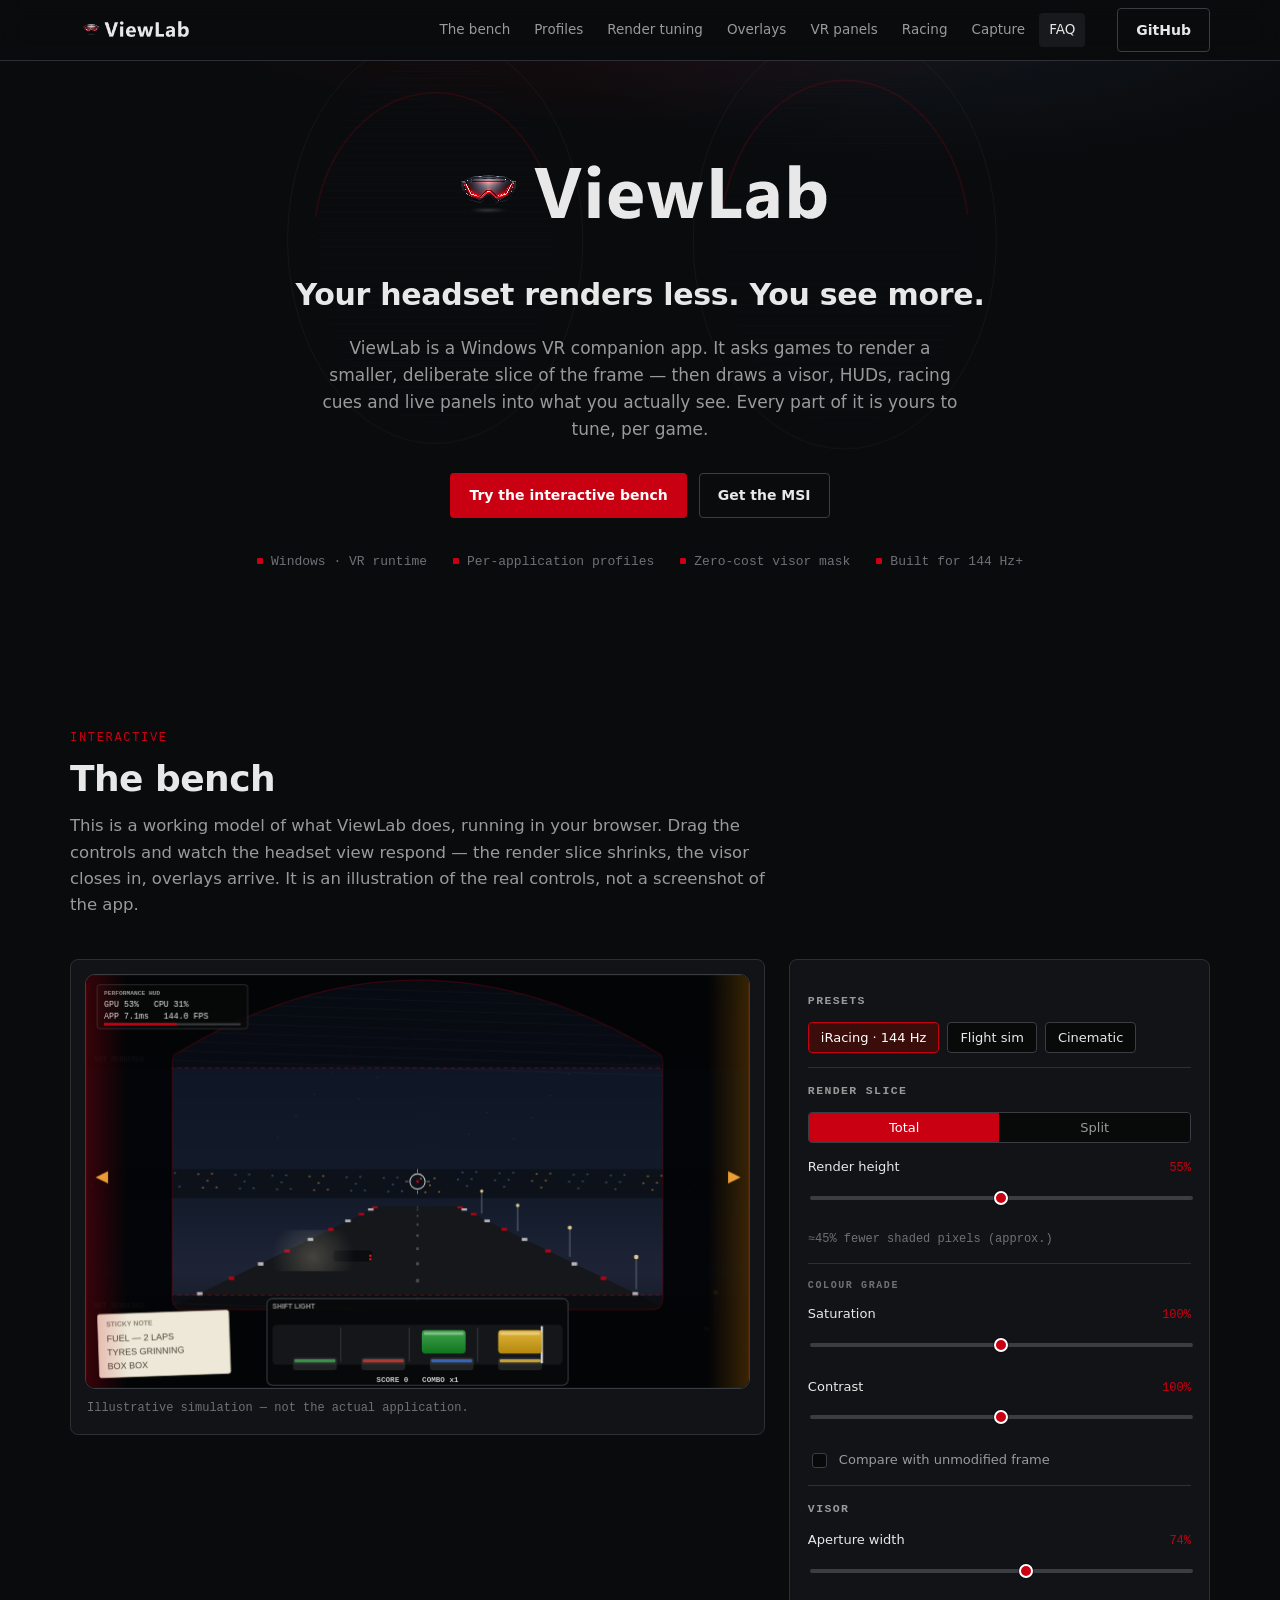
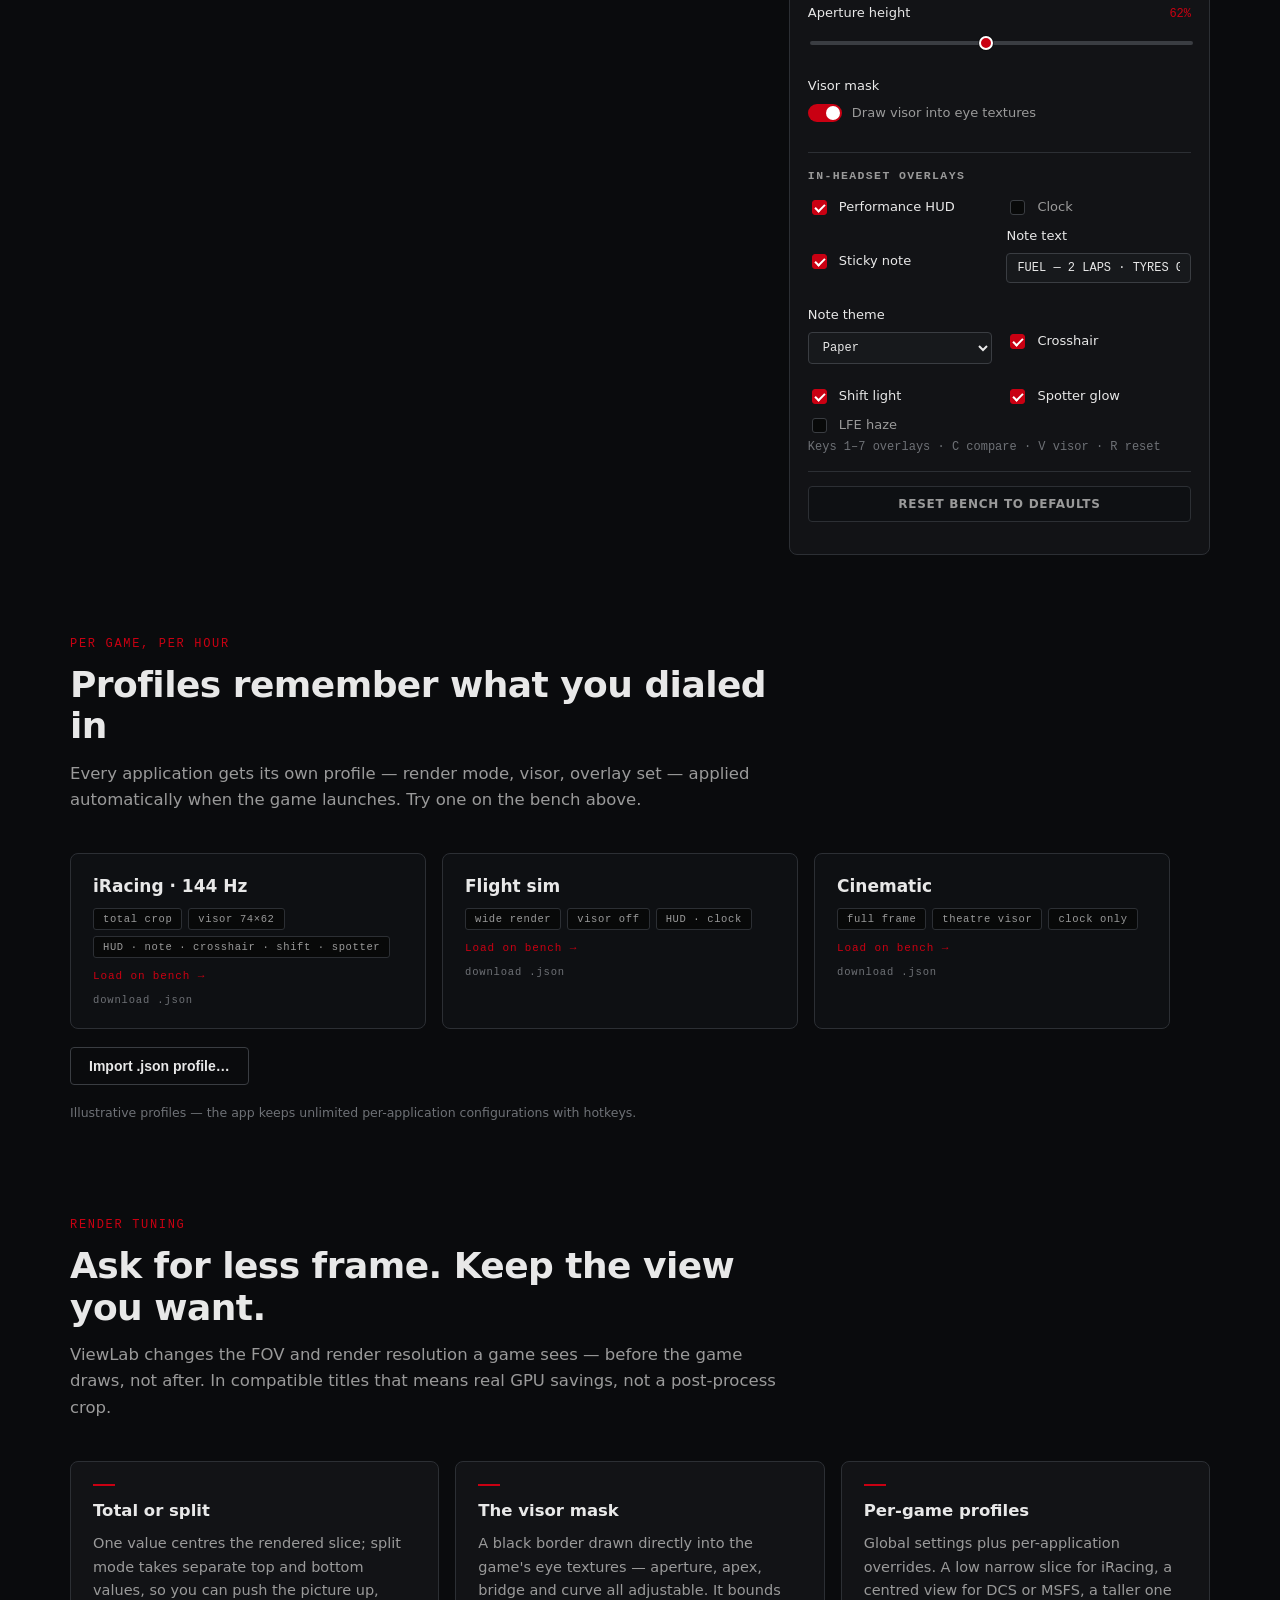
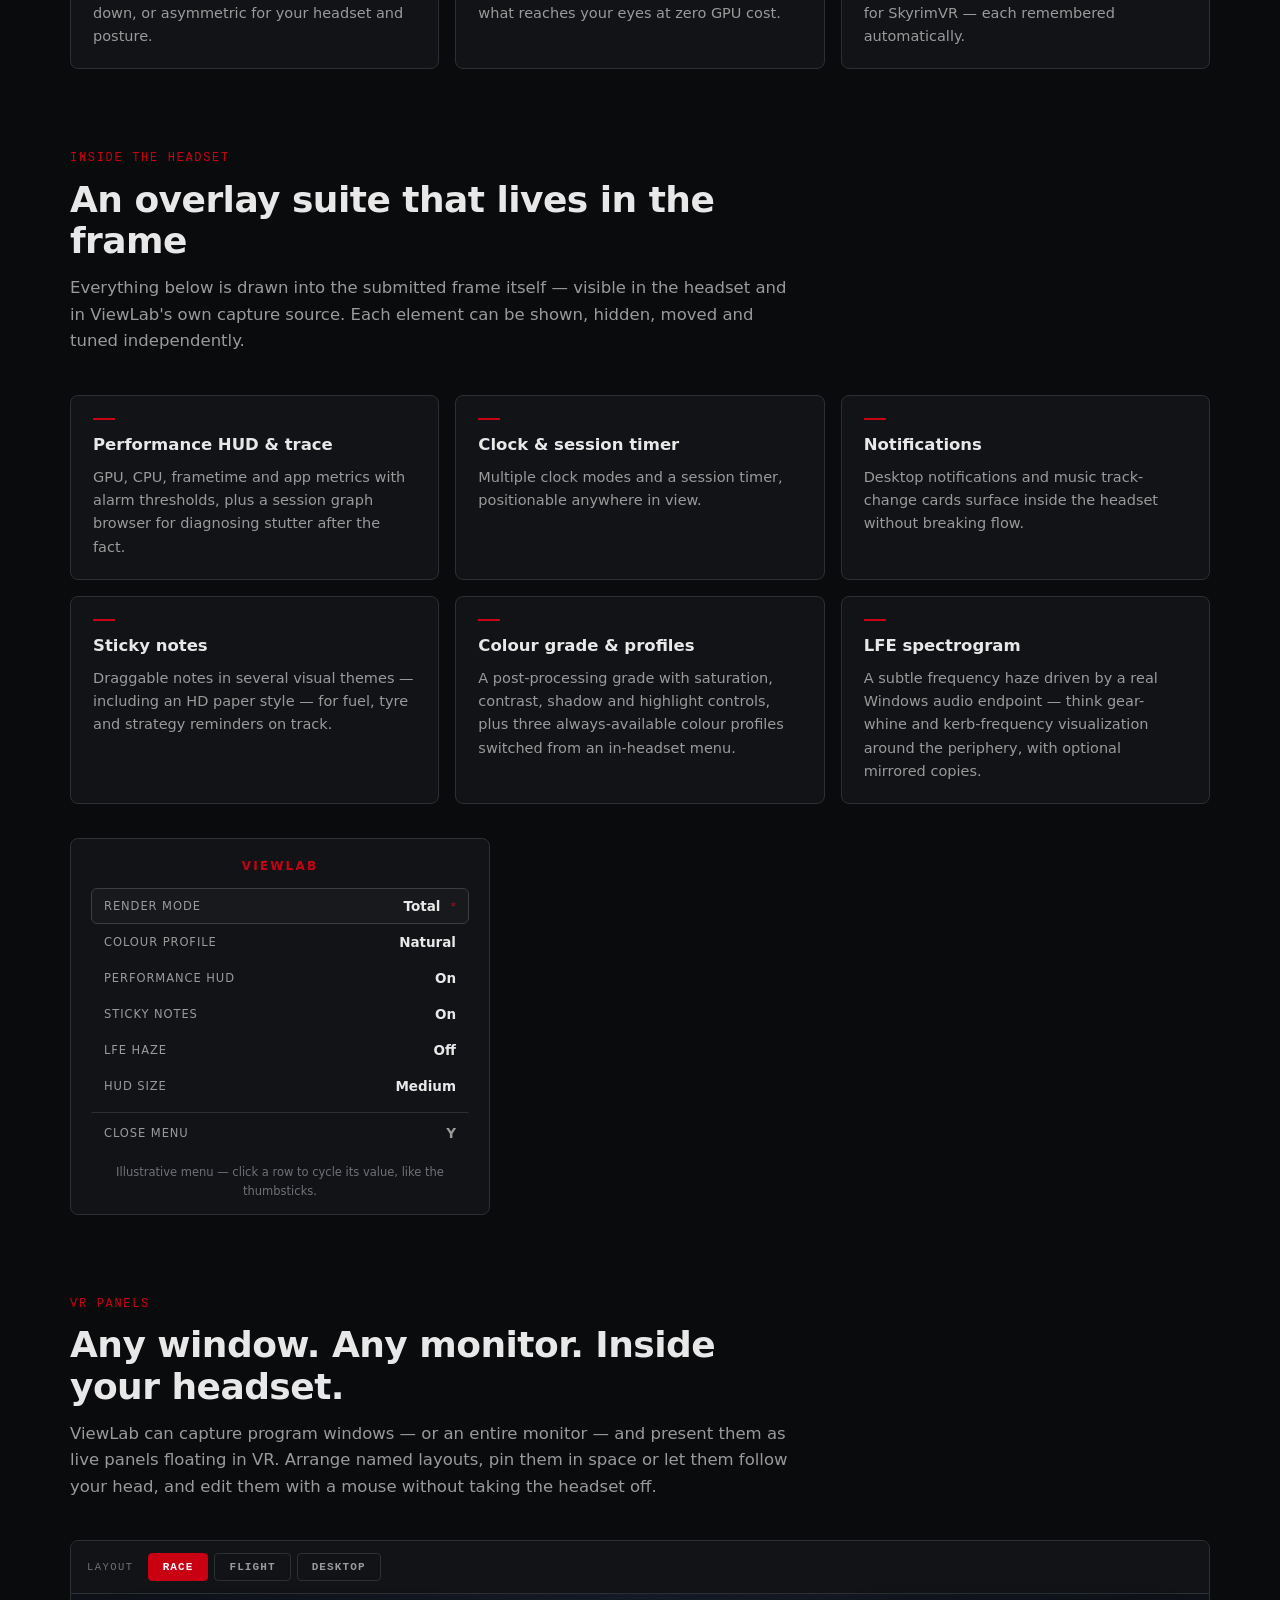
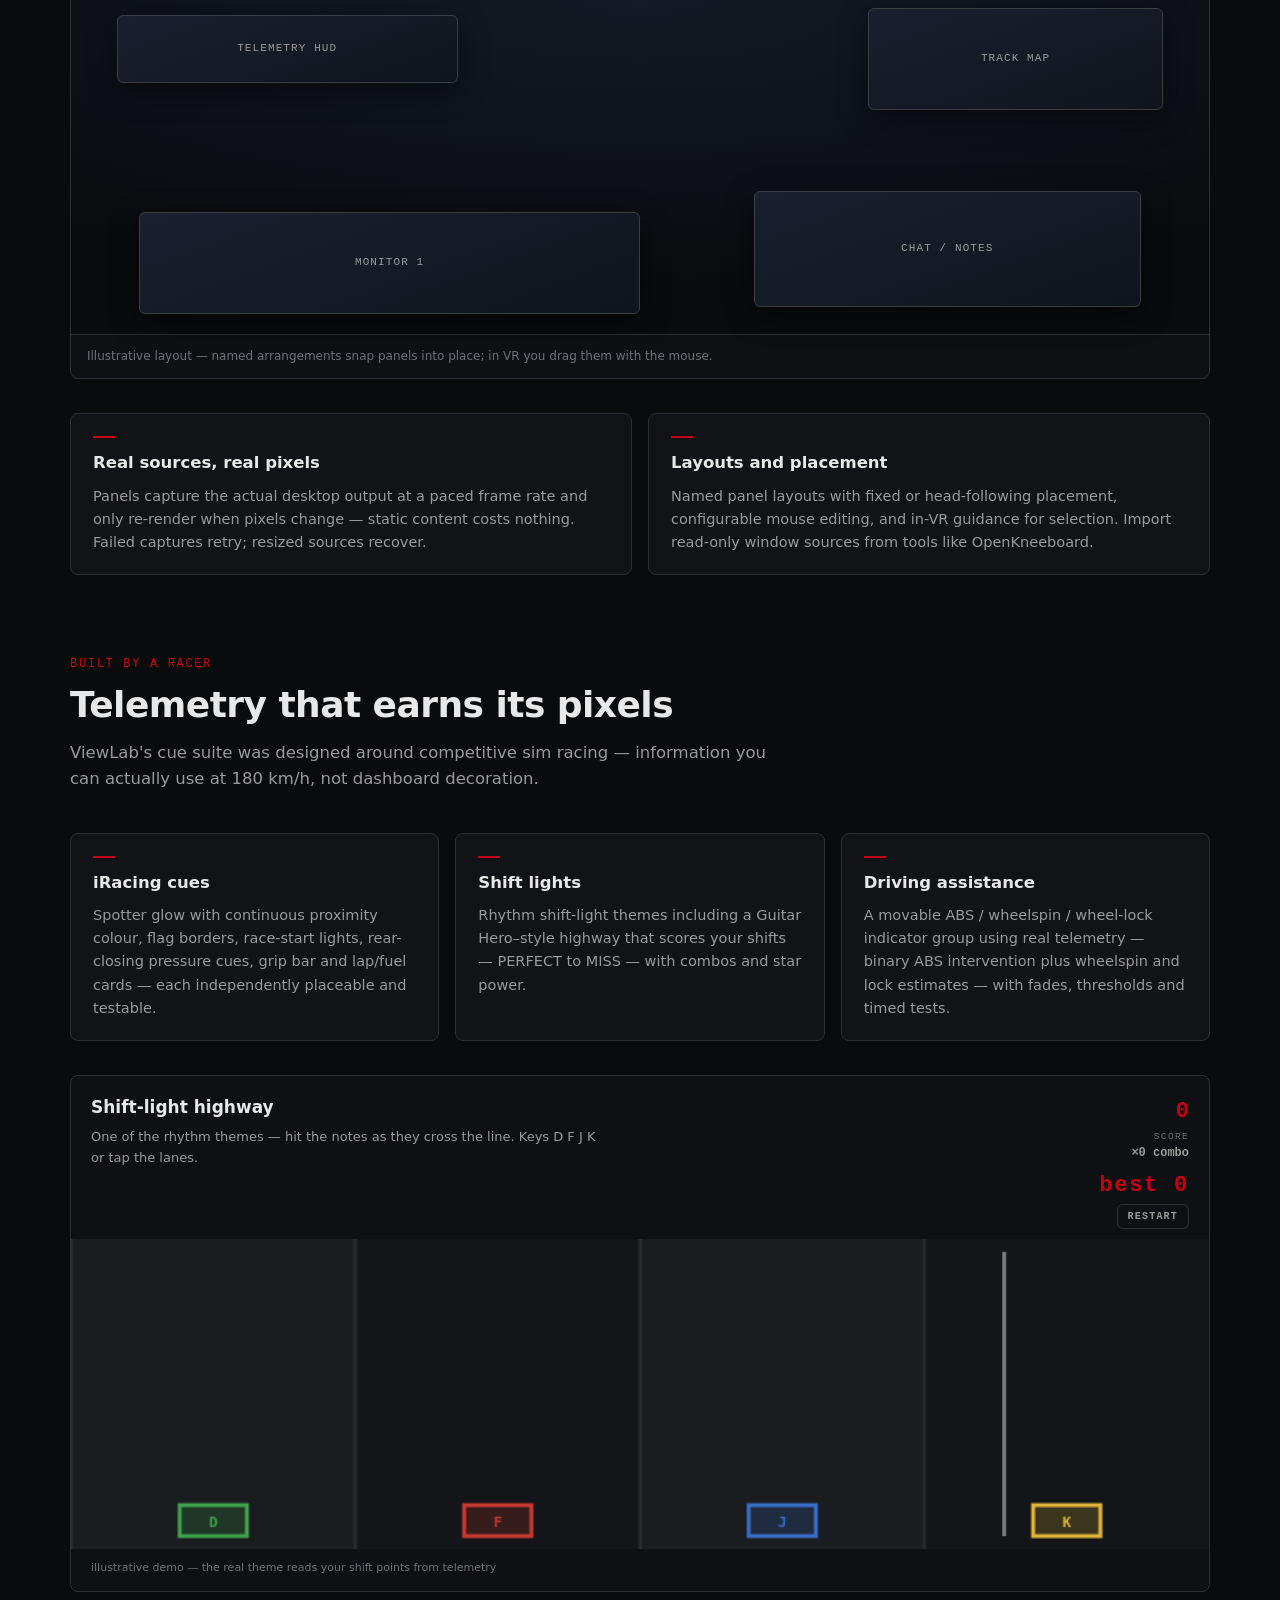
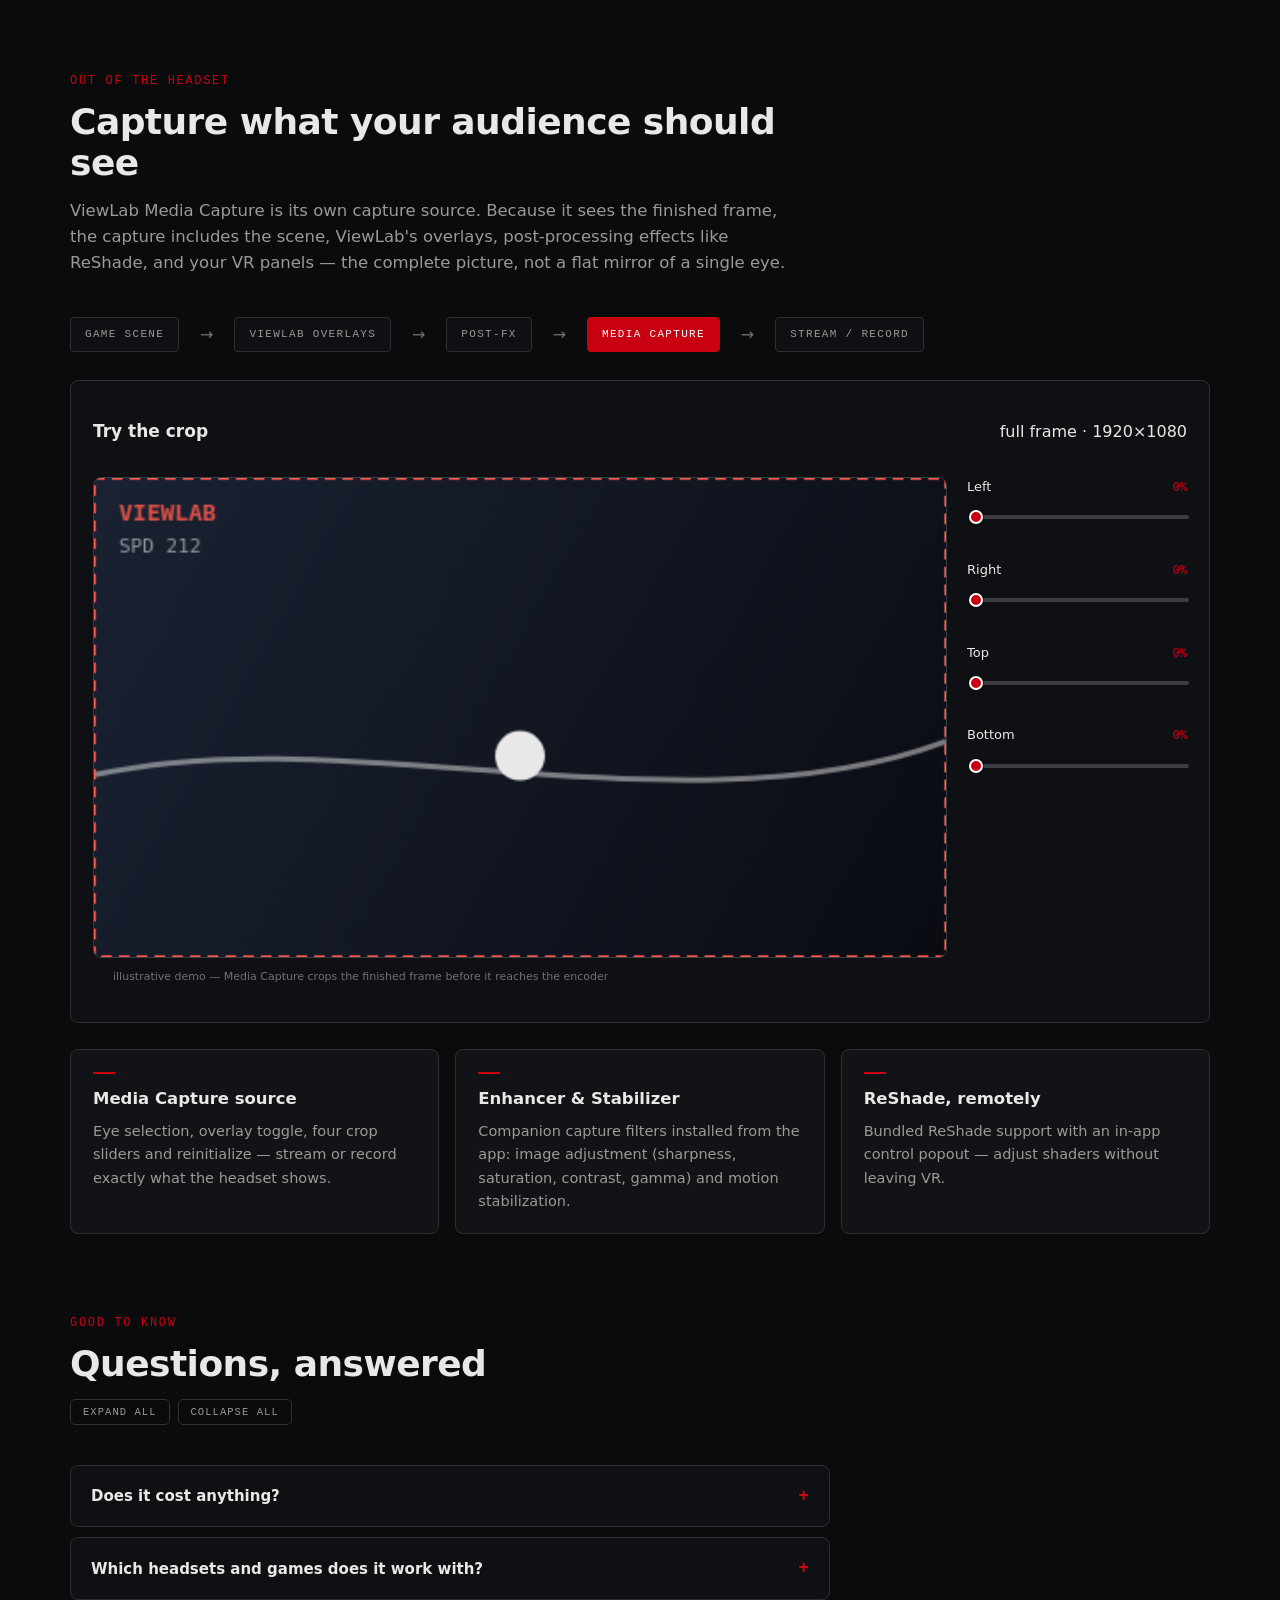
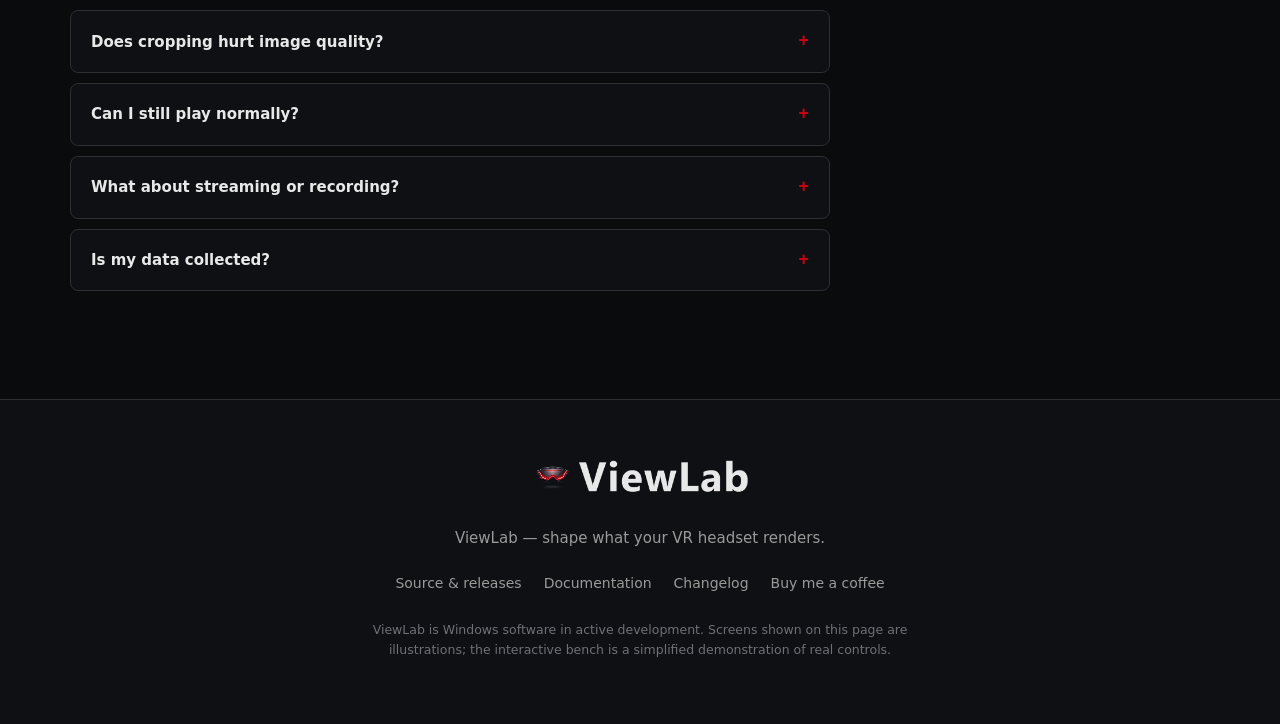
<file: index.html>
<!DOCTYPE html>
<html lang="en">
<head>
<meta charset="utf-8">
<meta name="viewport" content="width=device-width, initial-scale=1">
<title>ViewLab — shape what your VR headset renders</title>
<meta name="description" content="ViewLab is a Windows VR companion app that tunes render resolution, draws a visor into the game's eye textures, and puts a full overlay suite — HUDs, racing cues, VR panels, sticky notes — inside your headset.">
<meta property="og:type" content="website">
<meta property="og:title" content="ViewLab — shape what your VR headset renders">
<meta property="og:description" content="Render tuning, a visor mask, in-headset overlays, native VR panels and racing cues — in one install.">
<meta property="og:url" content="https://cooooked.github.io/ViewLab/">
<meta property="og:image" content="https://cooooked.github.io/ViewLab/assets/img/og-card.png">
<meta name="theme-color" content="#0A0B0D">
<link rel="icon" href="assets/img/favicon-32.png" sizes="32x32" type="image/png">
<link rel="apple-touch-icon" href="assets/img/favicon-180.png">
<link rel="stylesheet" href="assets/css/style.css">
<script type="application/ld+json">
{
  "@context": "https://schema.org",
  "@type": "SoftwareApplication",
  "name": "ViewLab",
  "description": "Windows VR companion app that tunes render resolution, draws a visor into the headset view, and puts an overlay suite — HUDs, racing cues, VR panels, sticky notes — inside your headset.",
  "url": "https://cooooked.github.io/ViewLab/",
  "applicationCategory": "MultimediaApplication",
  "operatingSystem": "Windows",
  "offers": { "@type": "Offer", "price": "0", "priceCurrency": "USD" },
  "license": "https://www.apache.org/licenses/LICENSE-2.0"
}
</script>
<meta name="twitter:card" content="summary_large_image">
<meta name="twitter:title" content="ViewLab — shape what your VR headset renders">
<meta name="twitter:description" content="Windows VR companion app — render tuning, visor mask, in-headset overlays, VR panels, racing cues.">
<meta name="twitter:image" content="https://cooooked.github.io/ViewLab/assets/img/og-card.png">
</head>
<body>
<a class="skip-link" href="#main">Skip to content</a>

<header class="site-nav" id="top">
  <div class="nav-inner">
    <a class="brand" href="#top" aria-label="ViewLab home">
      <img class="brand-logo" src="assets/img/viewlab-logo-225x38.png" alt="ViewLab" width="225" height="38">
    </a>
    <nav class="nav-links" id="navLinks" aria-label="Sections">
      <a href="#bench">The bench</a>
      <a href="#profiles">Profiles</a>
      <a href="#render">Render tuning</a>
      <a href="#overlays">Overlays</a>
      <a href="#panels">VR panels</a>
      <a href="#racing">Racing</a>
      <a href="#capture">Capture</a>
      <a href="#faq">FAQ</a>
    </nav>
    <button class="nav-burger" id="navBurger" aria-label="Menu" aria-expanded="false" aria-controls="navLinks">
      <span></span><span></span><span></span>
    </button>
    <a class="btn btn-ghost nav-cta" href="https://github.com/Cooooked/xr-viewlab" rel="noopener">GitHub</a>
  </div>
</header>

<main id="main">

  <!-- ============ HERO ============ -->
  <section class="hero">
    <div class="hero-glow" aria-hidden="true"></div>
    <canvas id="heroCanvas" aria-hidden="true"></canvas>
    <div class="hero-inner">
      <img class="hero-logo" src="assets/img/viewlab-logo-450x76.png" alt="ViewLab" width="450" height="76" fetchpriority="high" decoding="async">
      <p class="hero-tag">Your headset renders less. You see more.</p>
      <p class="hero-sub">
        ViewLab is a Windows VR companion app. It asks games to render a smaller,
        deliberate slice of the frame — then draws a visor, HUDs, racing cues and live panels
        into what you actually see. Every part of it is yours to tune, per game.
      </p>
      <div class="hero-actions">
        <a class="btn btn-primary" href="#bench">Try the interactive bench</a>
        <a class="btn btn-ghost" href="https://github.com/Cooooked/xr-viewlab/releases" rel="noopener">Get the MSI</a>
      </div>
      <ul class="hero-facts" aria-label="Key facts">
        <li>Windows · VR runtime</li>
        <li>Per-application profiles</li>
        <li>Zero-cost visor mask</li>
        <li>Built for 144 Hz+</li>
      </ul>
    </div>
  </section>

  <!-- ============ INTERACTIVE BENCH ============ -->
  <section class="bench section" id="bench">
    <div class="section-head">
      <p class="kicker">Interactive</p>
      <h2>The bench</h2>
      <p class="lede">
        This is a working model of what ViewLab does, running in your browser. Drag the controls
        and watch the headset view respond — the render slice shrinks, the visor closes in,
        overlays arrive. It is an illustration of the real controls, not a screenshot of the app.
      </p>
    </div>

    <div class="bench-grid">
      <div class="bench-stage">
        <div class="viewport-frame">
          <canvas id="viewport" width="960" height="600" aria-label="Simulated VR headset view demonstrating ViewLab render crop, visor mask and overlays"></canvas>
          <p class="viewport-caption" id="viewportCaption">Illustrative simulation — not the actual application.</p>
        </div>
      </div>

      <aside class="bench-panel" aria-label="ViewLab bench controls">
        <div class="panel-block">
          <h3>Presets</h3>
          <div class="preset-row" role="group" aria-label="Presets">
            <button class="preset is-active" data-preset="iracing" type="button" aria-pressed="true">iRacing · 144 Hz</button>
            <button class="preset" data-preset="flight" type="button" aria-pressed="false">Flight sim</button>
            <button class="preset" data-preset="cinema" type="button" aria-pressed="false">Cinematic</button>
          </div>
        </div>

        <div class="panel-block">
          <h3>Render slice</h3>
          <div class="seg" role="group" aria-label="Render mode">
            <button class="seg-btn is-active" data-mode="total" type="button" aria-pressed="true">Total</button>
            <button class="seg-btn" data-mode="split" type="button" aria-pressed="false">Split</button>
          </div>
          <div id="totalControls">
            <label class="ctl">
              <span class="ctl-label">Render height <output id="totalOut">62%</output></span>
              <input type="range" id="totalHeight" min="10" max="100" value="62" step="1">
            </label>
          </div>
          <div id="splitControls" hidden>
            <label class="ctl">
              <span class="ctl-label">Top <output id="topOut">15%</output></span>
              <input type="range" id="topTangent" min="0" max="50" value="15" step="1">
            </label>
            <label class="ctl">
              <span class="ctl-label">Bottom <output id="botOut">15%</output></span>
              <input type="range" id="botTangent" min="0" max="50" value="15" step="1">
            </label>
          </div>
          <p class="ctl-note" id="savingsNote" aria-live="polite">≈38% fewer shaded pixels (approx.)</p>
          <div class="ctl-block">
            <p class="ctl-block-title">Colour grade</p>
            <label class="ctl"><span class="ctl-label">Saturation <output id="satOut">100%</output></span>
              <input type="range" id="sat" min="0" max="200" value="100" step="5"></label>
            <label class="ctl"><span class="ctl-label">Contrast <output id="conOut">100%</output></span>
              <input type="range" id="con" min="50" max="150" value="100" step="5"></label>
          </div>
          <label class="ctl check"><input type="checkbox" id="compareOn"><span>Compare with unmodified frame</span></label>
          <label class="ctl" id="compareCtl" hidden>
            <span class="ctl-label">Divider <output id="compareOut">50%</output></span>
            <input type="range" id="compareX" min="15" max="85" value="50" step="1">
          </label>
        </div>

        <div class="panel-block">
          <h3>Visor</h3>
          <label class="ctl">
            <span class="ctl-label">Aperture width <output id="visorWOut">78%</output></span>
            <input type="range" id="visorW" min="40" max="100" value="78" step="1">
          </label>
          <label class="ctl">
            <span class="ctl-label">Aperture height <output id="visorHOut">70%</output></span>
            <input type="range" id="visorH" min="30" max="100" value="70" step="1">
          </label>
          <label class="ctl">
            <span class="ctl-label">Visor mask</span>
            <span class="switch-row">
              <input type="checkbox" id="visorOn" checked>
              <span class="switch" aria-hidden="true"></span>
              <span class="switch-text">Draw visor into eye textures</span>
            </span>
          </label>
        </div>

        <div class="panel-block">
          <h3>In-headset overlays</h3>
          <div class="overlay-toggles" id="overlayToggles">
            <label class="ctl check"><input type="checkbox" id="ovHud" checked><span>Performance HUD</span></label>
            <label class="ctl check"><input type="checkbox" id="ovClock" checked><span>Clock</span></label>
            <label class="ctl check"><input type="checkbox" id="ovNote" checked><span>Sticky note</span></label>
            <label class="ctl" id="noteTextCtl"><span class="ctl-label">Note text</span>
              <input type="text" id="noteText" maxlength="60" value="FUEL — 2 LAPS · TYRES GRINNING · BOX BOX" aria-label="Sticky note text"></label>
            <label class="ctl" id="noteThemeCtl"><span class="ctl-label">Note theme</span>
              <select id="noteTheme" class="select" aria-label="Sticky note theme">
                <option value="paper" selected>Paper</option>
                <option value="hd">HD paper</option>
                <option value="dark">Dark</option>
                <option value="neon">Neon</option>
              </select></label>
            <label class="ctl check"><input type="checkbox" id="ovCross" checked><span>Crosshair</span></label>
            <label class="ctl check"><input type="checkbox" id="ovShift" checked><span>Shift light</span></label>
            <label class="ctl check"><input type="checkbox" id="ovSpot" ><span>Spotter glow</span></label>
            <label class="ctl check"><input type="checkbox" id="ovLfe" ><span>LFE haze</span></label>
          </div>
          <p class="ctl-note" id="ovKeys">Keys 1–7 overlays · C compare · V visor · R reset</p>
        </div>
        <div class="panel-block">
          <button class="bench-reset" id="benchReset" type="button">Reset bench to defaults</button>
        </div>
      </aside>
    </div>
  </section>

  <!-- ============ PROFILES ============ -->
  <section class="section" id="profiles">
    <div class="section-head">
      <p class="kicker">Per game, per hour</p>
      <h2>Profiles remember what you dialed in</h2>
      <p class="lede">
        Every application gets its own profile — render mode, visor, overlay set —
        applied automatically when the game launches. Try one on the bench above.
      </p>
    </div>
    <div class="profile-grid">
      <div class="profile-card" data-preset="iracing">
        <button class="profile-card-main" type="button" aria-pressed="false">
          <span class="profile-name">iRacing · 144 Hz</span>
          <span class="profile-chips"><i>total crop</i><i>visor 74×62</i><i>HUD · note · crosshair · shift · spotter</i></span>
          <span class="profile-cta">Load on bench →</span>
        </button>
        <button class="profile-dl" data-dl="iracing" type="button">download .json</button>
      </div>
      <div class="profile-card" data-preset="flight">
        <button class="profile-card-main" type="button" aria-pressed="false">
          <span class="profile-name">Flight sim</span>
          <span class="profile-chips"><i>wide render</i><i>visor off</i><i>HUD · clock</i></span>
          <span class="profile-cta">Load on bench →</span>
        </button>
        <button class="profile-dl" data-dl="flight" type="button">download .json</button>
      </div>
      <div class="profile-card" data-preset="cinema">
        <button class="profile-card-main" type="button" aria-pressed="false">
          <span class="profile-name">Cinematic</span>
          <span class="profile-chips"><i>full frame</i><i>theatre visor</i><i>clock only</i></span>
          <span class="profile-cta">Load on bench →</span>
        </button>
        <button class="profile-dl" data-dl="cinema" type="button">download .json</button>
      </div>
    </div>
    <div class="profile-import">
      <input type="file" id="profileFile" accept=".json,application/json" hidden>
      <button class="btn btn-ghost" id="profileImportBtn" type="button">Import .json profile…</button>
      <span class="profile-note" id="profileImportMsg" role="status"></span>
    </div>
    <p class="profile-note">Illustrative profiles — the app keeps unlimited per-application configurations with hotkeys.</p>
  </section>

  <!-- ============ RENDER TUNING ============ -->
  <section class="section" id="render">
    <div class="section-head">
      <p class="kicker">Render tuning</p>
      <h2>Ask for less frame. Keep the view you want.</h2>
      <p class="lede">
        ViewLab changes the FOV and render resolution a game sees — before the game
        draws, not after. In compatible titles that means real GPU savings, not a post-process crop.
      </p>
    </div>
    <div class="card-grid cols-3">
      <article class="card">
        <h3>Total or split</h3>
        <p>One value centres the rendered slice; split mode takes separate top and bottom values,
        so you can push the picture up, down, or asymmetric for your headset and posture.</p>
      </article>
      <article class="card">
        <h3>The visor mask</h3>
        <p>A black border drawn directly into the game's eye textures — aperture, apex, bridge and
        curve all adjustable. It bounds what reaches your eyes at zero GPU cost.</p>
      </article>
      <article class="card">
        <h3>Per-game profiles</h3>
        <p>Global settings plus per-application overrides. A low narrow slice for iRacing, a centred
        view for DCS or MSFS, a taller one for SkyrimVR — each remembered automatically.</p>
      </article>
    </div>
  </section>

  <!-- ============ OVERLAYS ============ -->
  <section class="section" id="overlays">
    <div class="section-head">
      <p class="kicker">Inside the headset</p>
      <h2>An overlay suite that lives in the frame</h2>
      <p class="lede">
        Everything below is drawn into the submitted frame itself — visible in the headset and in
        ViewLab's own capture source. Each element can be shown, hidden, moved and tuned independently.
      </p>
    </div>
    <div class="card-grid cols-3">
      <article class="card"><h3>Performance HUD &amp; trace</h3><p>GPU, CPU, frametime and app metrics with alarm thresholds, plus a session graph browser for diagnosing stutter after the fact.</p></article>
      <article class="card"><h3>Clock &amp; session timer</h3><p>Multiple clock modes and a session timer, positionable anywhere in view.</p></article>
      <article class="card"><h3>Notifications</h3><p>Desktop notifications and music track-change cards surface inside the headset without breaking flow.</p></article>
      <article class="card"><h3>Sticky notes</h3><p>Draggable notes in several visual themes — including an HD paper style — for fuel, tyre and strategy reminders on track.</p></article>
      <article class="card"><h3>Colour grade &amp; profiles</h3><p>A post-processing grade with saturation, contrast, shadow and highlight controls, plus three always-available colour profiles switched from an in-headset menu.</p></article>
      <article class="card"><h3>LFE spectrogram</h3><p>A subtle frequency haze driven by a real Windows audio endpoint — think gear-whine and kerb-frequency visualization around the periphery, with optional mirrored copies.</p></article>
    </div>
    <div class="menu-mock reveal" aria-label="In-headset menu preview">
      <div class="menu-title">ViewLab</div>
      <button type="button" class="menu-row is-sel" data-opt="Total|Split" data-idx="0"><span>RENDER MODE</span><b>Total</b><em>*</em></button>
      <button type="button" class="menu-row" data-opt="Natural|Vivid|Cinema" data-idx="0"><span>COLOUR PROFILE</span><b>Natural</b></button>
      <button type="button" class="menu-row" data-opt="On|Off" data-idx="0"><span>PERFORMANCE HUD</span><b>On</b></button>
      <button type="button" class="menu-row" data-opt="On|Off" data-idx="0"><span>STICKY NOTES</span><b>On</b></button>
      <button type="button" class="menu-row" data-opt="On|Off" data-idx="0"><span>LFE HAZE</span><b>Off</b></button>
      <button type="button" class="menu-row" data-opt="Small|Medium|Large" data-idx="1"><span>HUD SIZE</span><b>Medium</b></button>
      <button type="button" class="menu-row exit"><span>CLOSE MENU</span><b>Y</b></button>
      <p class="menu-hint">Illustrative menu — click a row to cycle its value, like the thumbsticks.</p>
    </div>
  </section>

  <!-- ============ VR PANELS ============ -->
  <section class="section" id="panels">
    <div class="section-head">
      <p class="kicker">VR panels</p>
      <h2>Any window. Any monitor. Inside your headset.</h2>
      <p class="lede">
        ViewLab can capture program windows — or an entire monitor — and present them as live panels
        floating in VR. Arrange named layouts, pin them in space or let them follow your head, and
        edit them with a mouse without taking the headset off.
      </p>
    </div>
    <div class="panel-stage reveal" aria-label="Interactive panel layout preview">
      <div class="panel-toolbar">
        <span class="panel-toolbar-label">Layout</span>
        <div class="panel-layouts" role="group" aria-label="Panel layouts">
          <button class="pl-btn is-active" data-layout="race" type="button" aria-pressed="true">Race</button>
          <button class="pl-btn" data-layout="flight" type="button" aria-pressed="false">Flight</button>
          <button class="pl-btn" data-layout="desktop" type="button" aria-pressed="false">Desktop</button>
        </div>
      </div>
      <div class="panel-scene" id="panelScene" data-layout="race">
        <button class="p-panel" type="button" data-p="hud" aria-pressed="false" style="--x:4%;--y:6%;--w:30%;--h:20%"><span>Telemetry HUD</span></button>
        <button class="p-panel" type="button" data-p="map" aria-pressed="false" style="--x:70%;--y:4%;--w:26%;--h:30%"><span>Track map</span></button>
        <button class="p-panel" type="button" data-p="mon" aria-pressed="false" style="--x:6%;--y:64%;--w:44%;--h:30%"><span>Monitor 1</span></button>
        <button class="p-panel" type="button" data-p="chat" aria-pressed="false" style="--x:60%;--y:58%;--w:34%;--h:34%"><span>Chat / notes</span></button>
      </div>
      <p class="panel-hint" id="panelHint" aria-live="polite">Illustrative layout — named arrangements snap panels into place; in VR you drag them with the mouse.</p>
    </div>
    <div class="card-grid cols-2">
      <article class="card"><h3>Real sources, real pixels</h3><p>Panels capture the actual desktop output at a paced frame rate and only re-render when pixels change — static content costs nothing. Failed captures retry; resized sources recover.</p></article>
      <article class="card"><h3>Layouts and placement</h3><p>Named panel layouts with fixed or head-following placement, configurable mouse editing, and in-VR guidance for selection. Import read-only window sources from tools like OpenKneeboard.</p></article>
    </div>
  </section>

  <!-- ============ RACING ============ -->
  <section class="section" id="racing">
    <div class="section-head">
      <p class="kicker">Built by a racer</p>
      <h2>Telemetry that earns its pixels</h2>
      <p class="lede">
        ViewLab's cue suite was designed around competitive sim racing — information you can
        actually use at 180 km/h, not dashboard decoration.
      </p>
    </div>
    <div class="card-grid cols-3">
      <article class="card"><h3>iRacing cues</h3><p>Spotter glow with continuous proximity colour, flag borders, race-start lights, rear-closing pressure cues, grip bar and lap/fuel cards — each independently placeable and testable.</p></article>
      <article class="card"><h3>Shift lights</h3><p>Rhythm shift-light themes including a Guitar Hero–style highway that scores your shifts — PERFECT to MISS — with combos and star power.</p></article>
      <article class="card"><h3>Driving assistance</h3><p>A movable ABS / wheelspin / wheel-lock indicator group using real telemetry — binary ABS intervention plus wheelspin and lock estimates — with fades, thresholds and timed tests.</p></article>
    </div>
    <div class="shiftlab reveal">
      <div class="shiftlab-head">
        <div><h3>Shift-light highway</h3><p class="shiftlab-sub">One of the rhythm themes — hit the notes as they cross the line. Keys D F J K or tap the lanes.</p></div>
        <div class="shiftlab-score mono" aria-live="polite"><span id="slScore">0</span><small>score</small><span id="slCombo">×0 combo</span><span id="slBest" class="sl-best">best 0</span><button class="sl-restart" id="slRestart" type="button">restart</button></div>
      </div>
      <div class="shiftlab-stage">
        <canvas id="slCanvas" width="880" height="240" aria-label="Rhythm shift-light game: notes scroll toward a hit line"></canvas>
        <div class="sl-verdict" id="slVerdict" aria-live="polite"></div>
      </div>
      <p class="shiftlab-hint mono">illustrative demo — the real theme reads your shift points from telemetry</p>
    </div>
  </section>

  <!-- ============ CAPTURE ============ -->
  <section class="section" id="capture">
    <div class="section-head">
      <p class="kicker">Out of the headset</p>
      <h2>Capture what your audience should see</h2>
      <p class="lede">
        ViewLab Media Capture is its own capture source. Because it sees the finished frame,
        the capture includes the scene, ViewLab's overlays, post-processing effects like ReShade, and your VR panels —
        the complete picture, not a flat mirror of a single eye.
      </p>
    </div>
    <div class="flow-strip reveal" aria-label="Capture pipeline">
      <span class="flow-node">Game scene</span><i class="flow-arrow" aria-hidden="true">→</i>
      <span class="flow-node">ViewLab overlays</span><i class="flow-arrow" aria-hidden="true">→</i>
      <span class="flow-node">Post-FX</span><i class="flow-arrow" aria-hidden="true">→</i>
      <span class="flow-node accent">Media Capture</span><i class="flow-arrow" aria-hidden="true">→</i>
      <span class="flow-node">Stream / record</span>
    </div>
    <div class="capture-demo reveal">
      <div class="capture-demo-head">
        <h3>Try the crop</h3>
        <p class="mono-dim" id="capOut" aria-live="polite">full frame · 1920×1080</p>
      </div>
      <div class="capture-demo-body">
        <canvas id="capCanvas" width="480" height="270" aria-label="Simulated Media Capture output responding to crop sliders"></canvas>
        <div class="capture-sliders">
          <label class="ctl"><span class="ctl-label">Left <output id="capLOut">0%</output></span><input type="range" id="capL" min="0" max="30" value="0"></label>
          <label class="ctl"><span class="ctl-label">Right <output id="capROut">0%</output></span><input type="range" id="capR" min="0" max="30" value="0"></label>
          <label class="ctl"><span class="ctl-label">Top <output id="capTOut">0%</output></span><input type="range" id="capT" min="0" max="30" value="0"></label>
          <label class="ctl"><span class="ctl-label">Bottom <output id="capBOut">0%</output></span><input type="range" id="capB" min="0" max="30" value="0"></label>
        </div>
      </div>
      <p class="shiftlab-hint mono">illustrative demo — Media Capture crops the finished frame before it reaches the encoder</p>
    </div>
    <div class="card-grid cols-3">
      <article class="card"><h3>Media Capture source</h3><p>Eye selection, overlay toggle, four crop sliders and reinitialize — stream or record exactly what the headset shows.</p></article>
      <article class="card"><h3>Enhancer &amp; Stabilizer</h3><p>Companion capture filters installed from the app: image adjustment (sharpness, saturation, contrast, gamma) and motion stabilization.</p></article>
      <article class="card"><h3>ReShade, remotely</h3><p>Bundled ReShade support with an in-app control popout — adjust shaders without leaving VR.</p></article>
    </div>
  </section>

  <!-- ============ FAQ ============ -->
  <section class="section" id="faq">
    <div class="section-head">
      <p class="kicker">Good to know</p>
      <h2>Questions, answered</h2>
      <div class="guide-tools">
        <button class="guide-tool" id="faqAll" type="button">Expand all</button>
        <button class="guide-tool" id="faqNone" type="button">Collapse all</button>
      </div>
    </div>
    <div class="faq-list">
      <details class="faq-item"><summary>Does it cost anything?</summary><p>ViewLab is free and open source. If it earns its place in your setup, a coffee keeps development going.</p></details>
      <details class="faq-item"><summary>Which headsets and games does it work with?</summary><p>Windows VR headsets on supported runtimes, across games and apps that honour standard runtime settings. Per-application profiles handle the exceptions automatically.</p></details>
      <details class="faq-item"><summary>Does cropping hurt image quality?</summary><p>The render slice is drawn at the game's own resolution — you're asking for less frame, not stretching a smaller one. The visor mask is drawn into the frame at zero GPU cost.</p></details>
      <details class="faq-item"><summary>Can I still play normally?</summary><p>Yes — disable ViewLab or switch a profile and the game runs untouched. Profiles apply per application, so a racing profile never leaks into a flight sim.</p></details>
      <details class="faq-item"><summary>What about streaming or recording?</summary><p>Media Capture is a dedicated source that sees the finished frame — overlays, post-processing and panels included — so your audience gets the same picture you do.</p></details>
      <details class="faq-item"><summary>Is my data collected?</summary><p>No telemetry leaves your machine. ViewLab is local software; the only network traffic is what you choose to stream yourself.</p></details>
    </div>
  </section>

  <!-- ============ FOOTER ============ -->
  <footer class="site-footer">
    <div class="footer-inner">
      <img src="assets/img/viewlab-logo-450x76.png" alt="ViewLab" width="225" height="38">
      <p class="footer-tag">ViewLab — shape what your VR headset renders.</p>
      <nav class="footer-links" aria-label="Footer">
        <a href="https://github.com/Cooooked/xr-viewlab" rel="noopener">Source &amp; releases</a>
        <a href="https://github.com/Cooooked/xr-viewlab/blob/dev/README.md" rel="noopener">Documentation</a>
        <a href="https://github.com/Cooooked/xr-viewlab/blob/dev/CHANGELOG.md" rel="noopener">Changelog</a>
        <a href="https://buymeacoffee.com/xqbsit" rel="noopener">Buy me a coffee</a>
      </nav>
      <p class="footer-note">ViewLab is Windows software in active development. Screens shown on this page are illustrations; the interactive bench is a simplified demonstration of real controls.</p>
    </div>
  </footer>

</main>
<button class="to-top" id="toTop" type="button" aria-label="Back to top">↑</button>
<script src="assets/js/app.js" defer></script>
</body>
</html>
</file>
<file: assets/css/style.css>
/* ViewLab site — palette lifted from the app's WPF theme:
   bg #0A0B0D · panel #121316 · input #080909 · border #33363B ·
   text #E8E8E8 · muted #9A9A9A · accent #C90012 · hover #253A55 */

:root {
  --bg: #0A0B0D;
  --bg-soft: #0E1013;
  --panel: #121316;
  --panel-2: #17191C;
  --input: #080909;
  --border: #2C2F34;
  --border-strong: #3A3D42;
  --text: #E8E8E8;
  --muted: #9A9A9A;
  --dim: #9A9A9A;
  --faint: #6E7176;
  --accent: #C90012;
  --accent-soft: #3A0D0B;
  --hover: #253A55;
  --radius: 8px;
  --radius-sm: 4px;
  --font: "Segoe UI", system-ui, -apple-system, "Helvetica Neue", Arial, sans-serif;
  --mono: "Cascadia Mono", Consolas, "Courier New", monospace;
}

* { box-sizing: border-box; }
html { scroll-behavior: smooth; }
body {
  margin: 0;
  background: var(--bg);
  color: var(--text);
  font-family: var(--font);
  font-size: 16px;
  line-height: 1.6;
  -webkit-font-smoothing: antialiased;
}
img { max-width: 100%; height: auto; }
a { color: var(--text); }

.skip-link {
  position: absolute; left: -9999px; top: 0;
  background: var(--accent); color: #fff; padding: 8px 14px; z-index: 100;
}
.skip-link:focus { left: 8px; top: 8px; }

/* ---------- nav ---------- */
.site-nav {
  position: sticky; top: 0; z-index: 50;
  background: rgba(10, 11, 13, 0.82);
  backdrop-filter: blur(12px);
  border-bottom: 1px solid var(--border);
}
.nav-inner {
  max-width: 1180px; margin: 0 auto; padding: 0 20px;
  height: 60px; display: flex; align-items: center; gap: 24px;
}
.brand-logo { height: 22px; width: auto; display: block; }
.nav-links { display: flex; gap: 4px; margin-left: auto; flex-wrap: wrap; }
.nav-links a {
  color: var(--muted); text-decoration: none; font-size: 13.5px;
  padding: 6px 10px; border-radius: var(--radius-sm);
}
.nav-links a:hover { color: var(--text); background: var(--panel-2); }
.nav-burger { display: none; margin-left: auto; background: none; border: 1px solid var(--border); border-radius: var(--radius-sm); width: 40px; height: 36px; cursor: pointer; flex-direction: column; align-items: center; justify-content: center; gap: 5px; }
.nav-burger span { display: block; width: 18px; height: 2px; background: var(--muted); transition: transform .2s, opacity .2s; }
.nav-burger.open span:nth-child(1) { transform: translateY(7px) rotate(45deg); }
.nav-burger.open span:nth-child(2) { opacity: 0; }
.nav-burger.open span:nth-child(3) { transform: translateY(-7px) rotate(-45deg); }
.nav-cta { margin-left: 8px; }

/* ---------- buttons ---------- */
.btn {
  display: inline-block; padding: 10px 18px; border-radius: var(--radius-sm);
  font-size: 14px; font-weight: 600; text-decoration: none; cursor: pointer;
  border: 1px solid transparent; transition: background .15s, border-color .15s;
}
.btn-primary { background: var(--accent); color: #fff; }
.btn-primary:hover { background: #E01018; }
.btn-ghost { border-color: var(--border-strong); color: var(--text); background: transparent; }
.btn-ghost:hover { background: var(--panel-2); border-color: var(--faint); }

/* ---------- hero ---------- */
.hero {
  position: relative; overflow: hidden;
  padding: 96px 20px 84px; text-align: center;
}
.hero-glow {
  position: absolute; inset: -20% -10% auto; height: 640px;
  background:
    radial-gradient(ellipse 55% 45% at 50% 0%, rgba(201, 0, 18, 0.14), transparent 65%),
    radial-gradient(ellipse 40% 35% at 70% 10%, rgba(37, 58, 85, 0.25), transparent 70%);
  pointer-events: none;
}
.hero-inner { position: relative; max-width: 860px; margin: 0 auto; }
.hero-logo { width: min(450px, 86vw); height: auto; margin-bottom: 30px; }
.hero-tag {
  font-size: clamp(22px, 3.4vw, 30px); font-weight: 600; letter-spacing: -0.01em;
  margin: 0 0 16px;
}
.hero-sub {
  max-width: 640px; margin: 0 auto 30px; color: var(--muted); font-size: 17px;
}
.hero-actions { display: flex; gap: 12px; justify-content: center; flex-wrap: wrap; margin-bottom: 34px; }
.hero-facts {
  list-style: none; display: flex; gap: 10px 26px; justify-content: center; flex-wrap: wrap;
  margin: 0; padding: 0; color: var(--faint); font-size: 13px; font-family: var(--mono);
}
.hero-facts li::before { content: ""; display: inline-block; width: 6px; height: 6px; border-radius: 1px; background: var(--accent); margin-right: 8px; vertical-align: 1px; }

/* ---------- sections ---------- */
.section { scroll-margin-top: 64px;max-width: 1180px; margin: 0 auto; padding: 72px 20px 8px; }
.section-head { max-width: 720px; margin-bottom: 40px; }
.kicker {
  font-family: var(--mono); font-size: 12px; letter-spacing: 0.14em; text-transform: uppercase;
  color: var(--accent); margin: 0 0 10px;
}
.section-head h2 { font-size: clamp(26px, 3.4vw, 36px); line-height: 1.15; letter-spacing: -0.015em; margin: 0 0 14px; font-weight: 650; }
.lede { color: var(--muted); font-size: 16.5px; margin: 0; }

.card-grid { display: grid; gap: 16px; }
.cols-3 { grid-template-columns: repeat(3, 1fr); }
.cols-2 { grid-template-columns: repeat(2, 1fr); }
.card {
  background: var(--panel); border: 1px solid var(--border); border-radius: var(--radius);
  padding: 22px 22px 20px;
}
.card h3 { margin: 0 0 8px; font-size: 16.5px; font-weight: 650; }
.card p { margin: 0; color: var(--muted); font-size: 14.5px; }
.card h3::before {
  content: ""; display: block; width: 22px; height: 2px; background: var(--accent);
  margin-bottom: 12px;
}

/* ---------- bench ---------- */
.bench-grid {
  display: grid; grid-template-columns: minmax(0, 1.65fr) minmax(280px, 1fr);
  gap: 24px; align-items: start;
}
.viewport-frame {
  background: var(--panel); border: 1px solid var(--border); border-radius: var(--radius);
  padding: 14px;
}
#viewport {
  display: block; width: 100%; height: auto; border-radius: 10px;
  background: #000; border: 1px solid var(--border-strong);
}
.viewport-caption { margin: 10px 2px 2px; font-size: 12px; color: var(--faint); font-family: var(--mono); }

.bench-panel {
  background: var(--panel); border: 1px solid var(--border); border-radius: var(--radius);
  padding: 18px;
}
.panel-block { padding: 14px 0; border-bottom: 1px solid var(--border); }
.panel-block:last-child { border-bottom: 0; }
.panel-block h3 {
  margin: 0 0 12px; font-family: var(--mono); font-size: 11.5px; font-weight: 600;
  letter-spacing: 0.12em; text-transform: uppercase; color: var(--muted);
}

.preset-row { display: flex; gap: 8px; flex-wrap: wrap; }
.preset {
  background: var(--input); color: var(--text); border: 1px solid var(--border-strong);
  border-radius: var(--radius-sm); padding: 7px 12px; font-size: 13px; cursor: pointer;
  font-family: var(--font);
}
.preset:hover { background: var(--panel-2); }
.preset.is-active { border-color: var(--accent); color: #fff; background: var(--accent-soft); }

.seg { display: flex; border: 1px solid var(--border-strong); border-radius: var(--radius-sm); overflow: hidden; margin-bottom: 14px; }
.seg-btn {
  flex: 1; background: var(--input); color: var(--muted); border: 0; padding: 7px 0;
  font-size: 13px; cursor: pointer; font-family: var(--font);
}
.seg-btn.is-active { background: var(--accent); color: #fff; }

.ctl { display: block; margin: 0 0 14px; }
.ctl-label {
  display: flex; justify-content: space-between; align-items: baseline;
  font-size: 13px; color: var(--text); margin-bottom: 6px;
}
.ctl-label output { font-family: var(--mono); font-size: 12px; color: var(--accent); }
.ctl-note { margin: 2px 0 0; font-size: 12px; color: var(--faint); font-family: var(--mono); }

input[type="range"] {
  -webkit-appearance: none; appearance: none; width: 100%; height: 22px;
  background: transparent; cursor: pointer;
}
input[type="range"]::-webkit-slider-runnable-track {
  height: 4px; background: var(--border-strong); border-radius: 2px;
}
input[type="range"]::-webkit-slider-thumb {
  -webkit-appearance: none; appearance: none; width: 14px; height: 14px; margin-top: -5px;
  border-radius: 50%; background: var(--accent); border: 2px solid #fff;
  box-shadow: 0 0 0 1px rgba(0,0,0,.4);
}
input[type="range"]::-moz-range-track { height: 4px; background: var(--border-strong); border-radius: 2px; }
input[type="range"]::-moz-range-thumb { width: 12px; height: 12px; border-radius: 50%; background: var(--accent); border: 2px solid #fff; }
input[type="range"]:focus-visible { outline: 2px solid var(--hover); outline-offset: 2px; }
input[type="text"], select.select {
  width: 100%; background: var(--panel-2); color: var(--text);
  border: 1px solid var(--border-strong); border-radius: var(--radius-sm);
  padding: 7px 10px; font-family: var(--mono); font-size: 12px;
  outline: none; transition: border-color .15s;
}
input[type="text"]:focus, select.select:focus { border-color: var(--accent); }
select.select option { background: var(--panel); color: var(--text); }

.switch-row { display: flex; align-items: center; gap: 10px; cursor: pointer; }
.switch-row input { position: absolute; opacity: 0; width: 1px; height: 1px; }
.switch {
  position: relative; width: 34px; height: 18px; border-radius: 9px; flex: none;
  background: var(--border-strong); transition: background .15s;
}
.switch::after {
  content: ""; position: absolute; top: 2px; left: 2px; width: 14px; height: 14px;
  border-radius: 50%; background: #fff; transition: transform .15s;
}
.switch-row input:checked + .switch { background: var(--accent); }
.switch-row input:checked + .switch::after { transform: translateX(16px); }
.switch-row input:focus-visible + .switch { outline: 2px solid var(--hover); outline-offset: 2px; }
.switch-text { font-size: 13px; color: var(--muted); }

.overlay-toggles { display: grid; grid-template-columns: 1fr 1fr; gap: 8px 14px; }
.ctl.check { display: flex; align-items: center; gap: 9px; margin: 0; cursor: pointer; }
.ctl.check input {
  appearance: none; -webkit-appearance: none; width: 15px; height: 15px; flex: none;
  border: 1px solid var(--border-strong); border-radius: 3px; background: var(--input);
  cursor: pointer; position: relative;
}
.ctl.check input:checked { background: var(--accent); border-color: var(--accent); }
.ctl.check input:checked::after {
  content: ""; position: absolute; left: 4px; top: 1px; width: 4px; height: 8px;
  border: solid #fff; border-width: 0 2px 2px 0; transform: rotate(45deg);
}
.ctl.check input:focus-visible { outline: 2px solid var(--hover); outline-offset: 2px; }
.ctl.check span { font-size: 13px; color: var(--muted); }
.ctl.check input:checked + span { color: var(--text); }

/* ---------- footer ---------- */
.site-footer {
  margin-top: 90px; border-top: 1px solid var(--border); background: var(--bg-soft);
}
.footer-inner {
  max-width: 1180px; margin: 0 auto; padding: 56px 20px 64px; text-align: center;
}
.footer-inner img { width: 260px; margin-bottom: 18px; }
.footer-tag { color: var(--muted); margin: 0 0 22px; font-size: 15px; }
.footer-links { display: flex; gap: 22px; justify-content: center; flex-wrap: wrap; margin-bottom: 26px; }
.footer-links a { color: var(--muted); text-decoration: none; font-size: 14px; }
.footer-links a:hover { color: var(--text); text-decoration: underline; }
.footer-note { color: var(--faint); font-size: 12.5px; max-width: 560px; margin: 0 auto; }

/* ---------- responsive ---------- */
@media (max-width: 980px) {
  .bench-grid { grid-template-columns: 1fr; }
  .cols-3 { grid-template-columns: repeat(2, 1fr); }
}
@media (max-width: 640px) {
  .nav-links {
    display: none; position: absolute; top: 60px; left: 0; right: 0;
    flex-direction: column; align-items: stretch; gap: 0;
    background: var(--bg); border-bottom: 1px solid var(--border);
    padding: 8px 20px 16px;
  }
  .nav-links.open { display: flex; }
  .nav-links a { padding: 12px 8px; font-size: 15px; border-bottom: 1px solid var(--border); }
  .nav-links a:last-child { border-bottom: 0; }
  .nav-burger { display: flex; }
  .nav-cta { display: none; }
  .cols-3, .cols-2 { grid-template-columns: 1fr; }
  .overlay-toggles { grid-template-columns: 1fr; }
  .section { padding-top: 52px; }
  .hero { padding-top: 64px; }
}

@media (prefers-reduced-motion: reduce) {
  html { scroll-behavior: auto; }
  * { transition: none !important; }
}

/* hero canvas — visor/eye-buffer motif */
#heroCanvas {
  position: absolute; inset: 0; width: 100%; height: 100%;
  opacity: .5; pointer-events: none;
}

/* capture flow strip */
.flow-strip{display:flex;flex-wrap:wrap;align-items:center;gap:10px;margin:0 0 28px}
.flow-node{font-family:var(--mono);font-size:11px;letter-spacing:.12em;text-transform:uppercase;color:var(--muted);border:1px solid var(--border);border-radius:var(--radius-sm);padding:8px 14px;background:var(--bg-soft)}
.flow-node.accent{border-color:#C90012;color:#fff;background:#C90012}
.flow-arrow{color:var(--faint);font-style:normal}

/* ---------- profiles ---------- */
.profile-grid{display:grid;grid-template-columns:repeat(auto-fit,minmax(240px,1fr));gap:16px;max-width:1100px}
.profile-card{display:flex;flex-direction:column;gap:12px;text-align:left;background:var(--bg-soft);border:1px solid var(--border);border-radius:var(--radius);padding:22px;transition:border-color .2s,transform .2s;font-family:inherit;color:inherit}
.profile-card:hover{border-color:var(--accent);transform:translateY(-2px)}
.profile-card-main{display:flex;flex-direction:column;gap:12px;text-align:left;background:none;border:0;padding:0;cursor:pointer;font-family:inherit;color:inherit;width:100%}
.profile-card.is-active{border-color:var(--accent);box-shadow:0 0 0 1px var(--accent) inset}
.profile-name{font-size:17px;font-weight:700;color:var(--text)}
.profile-chips{display:flex;flex-wrap:wrap;gap:6px}
.profile-chips i{font-style:normal;font-family:var(--mono);font-size:10.5px;letter-spacing:.06em;color:var(--muted);background:var(--input);border:1px solid var(--border);border-radius:3px;padding:4px 9px}
.profile-cta{font-family:var(--mono);font-size:11px;color:var(--accent);letter-spacing:.08em;margin-top:auto}
.profile-note{margin-top:18px;font-size:12.5px;color:var(--faint)}

/* ---------- faq ---------- */
.faq-list{max-width:760px}
.faq-item{border:1px solid var(--border);border-radius:var(--radius);margin-bottom:10px;background:var(--bg-soft);overflow:hidden}
.faq-item summary{cursor:pointer;padding:16px 20px;font-weight:600;font-size:15px;color:var(--text);list-style:none;display:flex;justify-content:space-between;align-items:center;gap:12px}
.faq-item summary::after{content:"+";font-family:var(--mono);color:var(--accent);font-size:18px;transition:transform .2s}
.faq-item[open] summary::after{transform:rotate(45deg)}
.faq-item summary::-webkit-details-marker{display:none}
.faq-item p{margin:0;padding:0 20px 18px;color:var(--muted);font-size:14.5px;line-height:1.6}

/* ---------- panel layout preview ---------- */
.panel-stage{margin:0 0 34px;border:1px solid var(--border);border-radius:var(--radius);background:var(--bg-soft);overflow:hidden}
.panel-toolbar{display:flex;align-items:center;gap:14px;padding:12px 16px;border-bottom:1px solid var(--border);background:var(--panel)}
.panel-toolbar-label{font-family:var(--mono);font-size:10.5px;letter-spacing:.14em;text-transform:uppercase;color:var(--faint)}
.panel-layouts{display:flex;gap:6px}
.pl-btn{font-family:var(--mono);font-size:11px;font-weight:700;letter-spacing:.1em;text-transform:uppercase;background:transparent;color:var(--muted);border:1px solid var(--border);border-radius:var(--radius-sm);padding:7px 14px;cursor:pointer;transition:all .18s}
.pl-btn:hover{color:var(--text);border-color:var(--accent)}
.pl-btn.is-active{background:var(--accent);border-color:var(--accent);color:#fff}
.panel-scene{position:relative;height:340px;background:radial-gradient(120% 120% at 50% 0%,#141a26 0%,#0a0b0e 70%)}
.p-panel{position:absolute;left:var(--x);top:var(--y);width:var(--w);height:var(--h);background:linear-gradient(160deg,#1a2030,#10141d);border:1px solid var(--border-strong);border-radius:6px;display:flex;align-items:center;justify-content:center;transition:left .55s cubic-bezier(.4,0,.2,1),top .55s cubic-bezier(.4,0,.2,1),width .55s cubic-bezier(.4,0,.2,1),height .55s cubic-bezier(.4,0,.2,1);box-shadow:0 8px 30px rgba(0,0,0,.45)}
.p-panel span{font-family:var(--mono);font-size:11px;letter-spacing:.1em;text-transform:uppercase;color:var(--muted)}
.panel-hint{margin:0;padding:12px 16px;border-top:1px solid var(--border);font-size:12px;color:var(--faint)}
/* layout positions */
.panel-scene[data-layout="race"] .p-panel[data-p="hud"]{--x:3%;--y:5%;--w:34%;--h:22%}
.panel-scene[data-layout="race"] .p-panel[data-p="map"]{--x:69%;--y:4%;--w:28%;--h:34%}
.panel-scene[data-layout="race"] .p-panel[data-p="mon"]{--x:4%;--y:62%;--w:40%;--h:32%}
.panel-scene[data-layout="race"] .p-panel[data-p="chat"]{--x:58%;--y:60%;--w:38%;--h:36%}
.panel-scene[data-layout="flight"] .p-panel[data-p="hud"]{--x:33%;--y:3%;--w:34%;--h:18%}
.panel-scene[data-layout="flight"] .p-panel[data-p="map"]{--x:33%;--y:24%;--w:34%;--h:44%}
.panel-scene[data-layout="flight"] .p-panel[data-p="mon"]{--x:3%;--y:70%;--w:26%;--h:26%}
.panel-scene[data-layout="flight"] .p-panel[data-p="chat"]{--x:71%;--y:70%;--w:26%;--h:26%}
.panel-scene[data-layout="desktop"] .p-panel[data-p="hud"]{--x:70%;--y:6%;--w:27%;--h:20%}
.panel-scene[data-layout="desktop"] .p-panel[data-p="map"]{--x:70%;--y:30%;--w:27%;--h:30%}
.panel-scene[data-layout="desktop"] .p-panel[data-p="mon"]{--x:3%;--y:8%;--w:62%;--h:80%}
.panel-scene[data-layout="desktop"] .p-panel[data-p="chat"]{--x:3%;--y:72%;--w:40%;--h:0%;--h:auto;opacity:0;pointer-events:none}
@media(max-width:640px){.panel-scene{height:300px}.p-panel span{font-size:9px}}

/* ---------- shift-light highway demo ---------- */
.shiftlab{margin-top:34px;border:1px solid var(--border);border-radius:var(--radius);background:var(--bg-soft);overflow:hidden}
.shiftlab-head{display:flex;justify-content:space-between;align-items:flex-start;gap:16px;padding:18px 20px 10px;flex-wrap:wrap}
.shiftlab-head h3{margin:0;font-size:17px}
.shiftlab-sub{margin:6px 0 0;color:var(--muted);font-size:13px;max-width:520px}
.shiftlab-score{font-family:var(--mono);text-align:right}
.shiftlab-score span{display:block;font-size:22px;font-weight:700;color:var(--accent)}
.shiftlab-score small{display:block;font-size:9.5px;letter-spacing:.14em;text-transform:uppercase;color:var(--faint)}
.shiftlab-score #slCombo{font-size:12px;color:var(--muted)}
.shiftlab-stage{position:relative}
#slCanvas{width:100%;height:auto;display:block;cursor:pointer}
.sl-verdict{position:absolute;left:50%;top:38%;transform:translate(-50%,-50%);font-family:var(--mono);font-weight:800;font-size:26px;letter-spacing:.08em;pointer-events:none;opacity:0;transition:opacity .15s}
.sl-verdict.show{opacity:1}
.sl-verdict.perfect{color:#3DD68C}.sl-verdict.good{color:#7FB3E8}.sl-verdict.miss{color:var(--accent)}
.shiftlab-hint{margin:0;padding:10px 20px 14px;font-size:11px;color:var(--faint)}

/* bench grade block */
.ctl-block{margin-top:14px;padding-top:14px;border-top:1px solid var(--border)}
.ctl-block-title{font-family:var(--mono);font-size:10px;font-weight:700;letter-spacing:.16em;text-transform:uppercase;color:var(--faint);margin:0 0 10px}

/* scroll spy */
.nav-links a.is-active{color:var(--text);background:var(--panel-2)}

/* profile export */
.profile-dl{font-family:var(--mono);font-size:10.5px;color:var(--faint);letter-spacing:.08em;cursor:pointer;align-self:flex-start;background:none;border:0;padding:0;text-align:left;font-family:var(--mono)}
.profile-dl:hover{color:var(--accent);text-decoration:underline}

/* in-headset menu mock */
.menu-mock{margin-top:34px;max-width:420px;border:1px solid var(--border);border-radius:var(--radius);background:var(--panel);padding:18px 20px 14px}
.menu-title{text-align:center;font-weight:700;letter-spacing:.18em;font-size:12px;color:var(--accent);margin-bottom:12px;text-transform:uppercase}
.menu-row{display:flex;align-items:center;gap:10px;padding:9px 12px;border-radius:6px;font-size:13.5px;cursor:pointer;border:1px solid transparent;transition:background .12s,border-color .12s}
.menu-row span{flex:1;color:var(--muted);font-size:11.5px;letter-spacing:.08em}
.menu-row b{font-weight:600}
.menu-row em{font-style:normal;color:var(--accent);font-size:11px}
.menu-row.is-sel,.menu-row:hover{background:var(--panel-2);border-color:var(--border-strong)}
.menu-row.exit{margin-top:8px;border-top:1px solid var(--border);border-radius:0 0 6px 6px;padding-top:12px}
.menu-row.exit b{color:var(--muted)}
.menu-row.is-flash{border-color:#2c5a3a}
.menu-hint{margin:12px 0 0;font-size:11.5px;color:var(--faint);text-align:center}

/* shiftlab best score */
.sl-best{display:block;font-size:10px;color:var(--faint);letter-spacing:.08em;margin-top:4px}

/* bench reset */
.bench-reset{width:100%;font-family:var(--font);font-size:12px;font-weight:600;letter-spacing:.06em;text-transform:uppercase;color:var(--muted);background:var(--bg-soft);border:1px solid var(--border);border-radius:var(--radius-sm);padding:10px 14px;cursor:pointer;transition:color .15s,border-color .15s}
.bench-reset:hover{color:var(--text);border-color:var(--border-strong)}
.bench-reset.is-done{color:#4a9e6b;border-color:#2c5a3a}

/* capture flow — animated packets */
.flow-strip{position:relative}
.flow-arrow{position:relative;display:inline-block;width:2.2em;text-align:center;overflow:visible}
.flow-arrow::after{content:"";position:absolute;left:50%;top:50%;width:6px;height:6px;margin:-3px 0 0 -3px;border-radius:50%;background:var(--accent);opacity:0;animation:flowPkt 2.4s linear infinite}
.flow-arrow:nth-of-type(2)::after{animation-delay:.3s}
.flow-arrow:nth-of-type(3)::after{animation-delay:.6s}
.flow-arrow:nth-of-type(4)::after{animation-delay:.9s}
@keyframes flowPkt{0%{left:-60%;opacity:0}15%{opacity:1}85%{opacity:1}100%{left:160%;opacity:0}}
@media (prefers-reduced-motion: reduce){.flow-arrow::after{animation:none;opacity:0}}

/* selectable VR panels */
.p-panel{font:inherit;color:inherit;cursor:pointer;z-index:1}
.p-panel:hover{border-color:#5a6478}
.p-panel.is-sel{border-color:var(--accent);box-shadow:0 0 0 1px var(--accent),0 8px 30px rgba(0,0,0,.45);z-index:5}
.p-panel:focus-visible{outline:2px solid var(--accent);outline-offset:2px}

.profile-import{display:flex;align-items:center;gap:14px;margin-top:18px;flex-wrap:wrap}
#profileImportMsg{font-size:12px;color:var(--accent,#ff5a4e)}
.sl-restart{font:600 10px 'Cascadia Mono',Consolas,monospace;letter-spacing:.12em;text-transform:uppercase;color:var(--dim);background:none;border:1px solid rgba(255,255,255,.14);border-radius:6px;padding:6px 10px;cursor:pointer;margin-left:10px}
 .sl-restart:hover{color:var(--text);border-color:rgba(255,255,255,.35)}
button.menu-row{width:100%;background:none;border:1px solid transparent;text-align:left;font-family:inherit;color:inherit;appearance:none}
button.menu-row:focus-visible{outline:2px solid var(--accent);outline-offset:2px}

/* global keyboard focus fallback */
a:focus-visible, button:focus-visible, summary:focus-visible, [tabindex]:focus-visible {
  outline: 2px solid var(--accent); outline-offset: 2px;
}

/* media capture crop demo */
.capture-demo{background:var(--bg-soft);border:1px solid var(--border);border-radius:var(--radius);padding:22px;margin:26px 0}
.capture-demo-head{display:flex;justify-content:space-between;align-items:baseline;gap:12px;flex-wrap:wrap;margin-bottom:16px}
.capture-demo-head h3{margin:0;font-size:17px}
.capture-demo-body{display:grid;grid-template-columns:minmax(0,1fr) 220px;gap:20px;align-items:start}
#capCanvas{width:100%;height:auto;border-radius:8px;border:1px solid var(--border-strong);background:#000}
.capture-sliders{display:flex;flex-direction:column;gap:10px}
@media (max-width:760px){.capture-demo-body{grid-template-columns:1fr}}

/* back-to-top */
.to-top{position:fixed;right:22px;bottom:22px;z-index:80;width:44px;height:44px;border-radius:50%;background:var(--bg-soft);border:1px solid var(--border-strong);color:var(--text);font-size:18px;cursor:pointer;opacity:0;pointer-events:none;transform:translateY(8px);transition:opacity .25s,transform .25s}
.to-top.show{opacity:1;pointer-events:auto;transform:none}
.to-top:hover{border-color:var(--accent);color:var(--accent)}
@media (prefers-reduced-motion: reduce){.to-top{transition:none}}

.guide-tools{display:flex;gap:8px;margin-top:14px}
.guide-tool{font-family:var(--mono);font-size:10.5px;letter-spacing:.1em;text-transform:uppercase;color:var(--muted);background:none;border:1px solid var(--border);border-radius:5px;padding:6px 12px;cursor:pointer}
.guide-tool:hover{color:var(--text);border-color:var(--border-strong)}

/* author display rules must not defeat the hidden attribute */
[hidden]{display:none!important}
</file>
